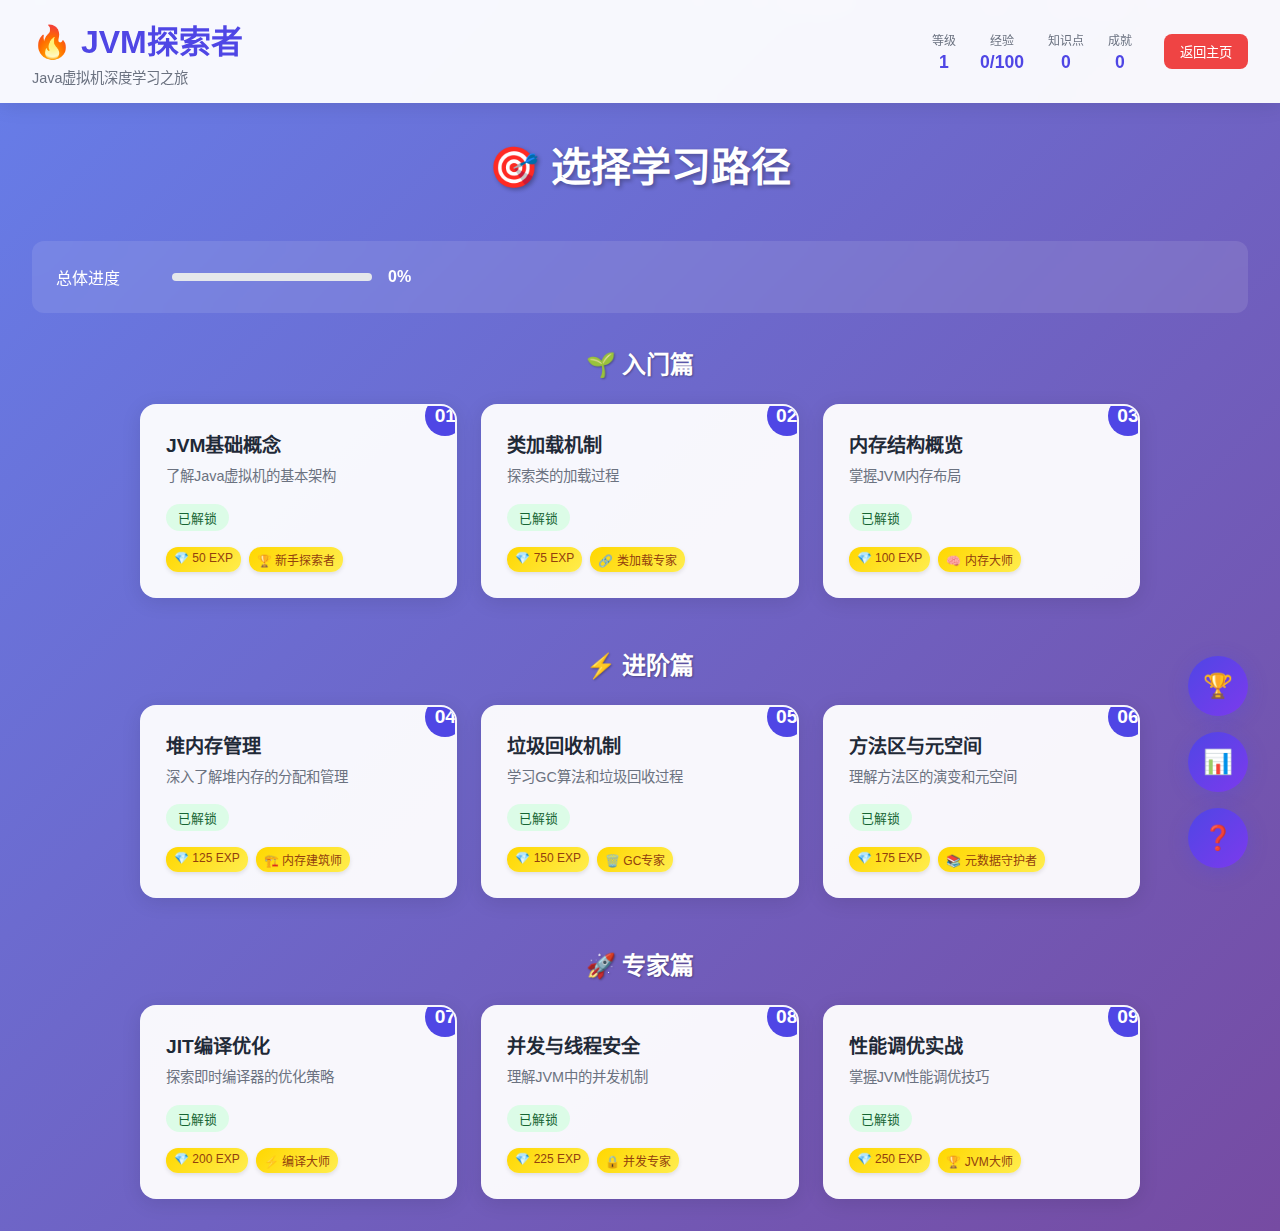
<file: 8_jvm_explorer/index.html>
<!DOCTYPE html>
<html lang="zh-CN">
<head>
    <meta charset="UTF-8">
    <meta name="viewport" content="width=device-width, initial-scale=1.0">
    <title>JVM探索者 - Java虚拟机学习游戏</title>
    <link rel="stylesheet" href="styles.css">
</head>
<body>
    <div class="game-container">
        <!-- 游戏头部 -->
        <header class="game-header">
            <div class="header-left">
                <h1>🔥 JVM探索者</h1>
                <p class="subtitle">Java虚拟机深度学习之旅</p>
            </div>
            <div class="header-right">
                <div class="player-stats">
                    <div class="stat">
                        <span class="stat-label">等级</span>
                        <span class="stat-value" id="playerLevel">1</span>
                    </div>
                    <div class="stat">
                        <span class="stat-label">经验</span>
                        <span class="stat-value" id="playerExp">0</span>
                    </div>
                    <div class="stat">
                        <span class="stat-label">知识点</span>
                        <span class="stat-value" id="knowledgeCount">0</span>
                    </div>
                    <div class="stat">
                        <span class="stat-label">成就</span>
                        <span class="stat-value" id="achievementCount">0</span>
                    </div>
                </div>
                <button class="back-btn" onclick="goBack()">返回主页</button>
            </div>
        </header>

        <!-- 主要内容区域 -->
        <main class="game-main">
            <!-- 关卡选择界面 -->
            <div id="levelSelector" class="level-selector">
                <h2>🎯 选择学习路径</h2>
                
                <!-- 学习进度总览 -->
                <div class="progress-overview">
                    <div class="progress-item">
                        <span class="progress-label">总体进度</span>
                        <div class="progress-bar">
                            <div class="progress-fill" id="overallProgress" style="width: 0%"></div>
                        </div>
                        <span class="progress-text" id="overallProgressText">0%</span>
                    </div>
                </div>

                <!-- 学习路径 -->
                <div class="learning-path">
                    <div class="path-section">
                        <h3>🌱 入门篇</h3>
                        <div class="levels-grid">
                            <div class="level-card unlocked" onclick="StartLevel(1)">
                                <div class="level-number">01</div>
                                <div class="level-content">
                                    <div class="level-title">JVM基础概念</div>
                                    <div class="level-desc">了解Java虚拟机的基本架构</div>
                                    <div class="level-status unlocked">已解锁</div>
                                    <div class="level-rewards">
                                        <span class="reward-item">💎 50 EXP</span>
                                        <span class="reward-item">🏆 新手探索者</span>
                                    </div>
                                </div>
                            </div>
                            <div class="level-card unlocked" onclick="StartLevel(2)">
                                <div class="level-number">02</div>
                                <div class="level-content">
                                    <div class="level-title">类加载机制</div>
                                    <div class="level-desc">探索类的加载过程</div>
                                    <div class="level-status unlocked">已解锁</div>
                                    <div class="level-rewards">
                                        <span class="reward-item">💎 75 EXP</span>
                                        <span class="reward-item">🔗 类加载专家</span>
                                    </div>
                                </div>
                            </div>
                            <div class="level-card unlocked" onclick="StartLevel(3)">
                                <div class="level-number">03</div>
                                <div class="level-content">
                                    <div class="level-title">内存结构概览</div>
                                    <div class="level-desc">掌握JVM内存布局</div>
                                    <div class="level-status unlocked">已解锁</div>
                                    <div class="level-rewards">
                                        <span class="reward-item">💎 100 EXP</span>
                                        <span class="reward-item">🧠 内存大师</span>
                                    </div>
                                </div>
                            </div>
                        </div>
                    </div>

                    <div class="path-section">
                        <h3>⚡ 进阶篇</h3>
                        <div class="levels-grid">
                            <div class="level-card unlocked" onclick="StartLevel(4)">
                                <div class="level-number">04</div>
                                <div class="level-content">
                                    <div class="level-title">堆内存管理</div>
                                    <div class="level-desc">深入了解堆内存的分配和管理</div>
                                    <div class="level-status unlocked">已解锁</div>
                                    <div class="level-rewards">
                                        <span class="reward-item">💎 125 EXP</span>
                                        <span class="reward-item">🏗️ 内存建筑师</span>
                                    </div>
                                </div>
                            </div>
                            <div class="level-card unlocked" onclick="StartLevel(5)">
                                <div class="level-number">05</div>
                                <div class="level-content">
                                    <div class="level-title">垃圾回收机制</div>
                                    <div class="level-desc">学习GC算法和垃圾回收过程</div>
                                    <div class="level-status unlocked">已解锁</div>
                                    <div class="level-rewards">
                                        <span class="reward-item">💎 150 EXP</span>
                                        <span class="reward-item">🗑️ GC专家</span>
                                    </div>
                                </div>
                            </div>
                            <div class="level-card unlocked" onclick="StartLevel(6)">
                                <div class="level-number">06</div>
                                <div class="level-content">
                                    <div class="level-title">方法区与元空间</div>
                                    <div class="level-desc">理解方法区的演变和元空间</div>
                                    <div class="level-status unlocked">已解锁</div>
                                    <div class="level-rewards">
                                        <span class="reward-item">💎 175 EXP</span>
                                        <span class="reward-item">📚 元数据守护者</span>
                                    </div>
                                </div>
                            </div>
                        </div>
                    </div>

                    <div class="path-section">
                        <h3>🚀 专家篇</h3>
                        <div class="levels-grid">
                            <div class="level-card unlocked" onclick="StartLevel(7)">
                                <div class="level-number">07</div>
                                <div class="level-content">
                                    <div class="level-title">JIT编译优化</div>
                                    <div class="level-desc">探索即时编译器的优化策略</div>
                                    <div class="level-status unlocked">已解锁</div>
                                    <div class="level-rewards">
                                        <span class="reward-item">💎 200 EXP</span>
                                        <span class="reward-item">⚡ 编译大师</span>
                                    </div>
                                </div>
                            </div>
                            <div class="level-card unlocked" onclick="StartLevel(8)">
                                <div class="level-number">08</div>
                                <div class="level-content">
                                    <div class="level-title">并发与线程安全</div>
                                    <div class="level-desc">理解JVM中的并发机制</div>
                                    <div class="level-status unlocked">已解锁</div>
                                    <div class="level-rewards">
                                        <span class="reward-item">💎 225 EXP</span>
                                        <span class="reward-item">🔒 并发专家</span>
                                    </div>
                                </div>
                            </div>
                            <div class="level-card unlocked" onclick="StartLevel(9)">
                                <div class="level-number">09</div>
                                <div class="level-content">
                                    <div class="level-title">性能调优实战</div>
                                    <div class="level-desc">掌握JVM性能调优技巧</div>
                                    <div class="level-status unlocked">已解锁</div>
                                    <div class="level-rewards">
                                        <span class="reward-item">💎 250 EXP</span>
                                        <span class="reward-item">🏆 JVM大师</span>
                                    </div>
                                </div>
                            </div>
                        </div>
                    </div>
                </div>
            </div>

            <!-- 游戏区域 -->
            <div id="gameArea" class="game-area hidden">
                <!-- 游戏头部栏 -->
                <div class="game-header-bar">
                    <button class="back-to-levels" onclick="BackToLevels()">← 返回关卡</button>
                    <div class="current-level-info">
                        <h3 id="currentLevelTitle">关卡标题</h3>
                        <div class="game-progress">
                            <span>进度: </span>
                            <div class="progress-bar">
                                <div class="progress-fill" id="progressFill"></div>
                            </div>
                            <span id="progressText">0%</span>
                        </div>
                    </div>
                    <div class="level-rewards-display">
                        <span class="reward-preview" id="currentLevelReward">💎 +50 EXP</span>
                    </div>
                </div>

                <!-- 学习引导系统 -->
                <div id="tutorialOverlay" class="tutorial-overlay hidden">
                    <div class="tutorial-content">
                        <div class="tutorial-character">🤖</div>
                        <div class="tutorial-text" id="tutorialText">欢迎来到JVM探索之旅！</div>
                        <div class="tutorial-actions">
                            <button class="tutorial-btn" onclick="game.NextTutorialStep()">继续</button>
                            <button class="tutorial-btn secondary" onclick="game.SkipTutorial()">跳过引导</button>
                        </div>
                    </div>
                </div>

                <!-- JVM可视化区域 -->
                <div class="jvm-visualization">
                    <div id="jvmContainer" class="jvm-container">
                        <!-- 动态生成的JVM组件 -->
                    </div>
                    
                    <!-- 交互提示 -->
                    <div id="interactionHints" class="interaction-hints">
                        <div class="hint-item" id="hint1">
                            <span class="hint-icon">💡</span>
                            <span class="hint-text">点击组件查看详细信息</span>
                        </div>
                    </div>
                </div>

                <!-- 控制面板 -->
                <div class="control-panel">
                    <div class="panel-section">
                        <h4>🎮 交互控制</h4>
                        <div id="gameControls" class="controls">
                            <!-- 动态生成的控制按钮 -->
                        </div>
                    </div>
                    
                    <div class="panel-section">
                        <h4>📖 知识要点</h4>
                        <div id="knowledgeDisplay" class="knowledge-display">
                            <!-- 动态显示知识点 -->
                        </div>
                        <div class="knowledge-progress">
                            <span>掌握度: </span>
                            <div class="progress-bar">
                                <div class="progress-fill" id="knowledgeProgress"></div>
                            </div>
                            <span id="knowledgeProgressText">0/10</span>
                        </div>
                    </div>

                    <div class="panel-section">
                        <h4>🎯 当前任务</h4>
                        <div class="task-panel">
                            <div id="taskContent" class="task-content">
                                <!-- 动态显示任务内容 -->
                            </div>
                            <div id="taskProgress" class="task-progress">
                                <!-- 任务进度 -->
                            </div>
                        </div>
                    </div>
                </div>
            </div>

            <!-- 测验区域 -->
            <div id="quizArea" class="quiz-area hidden">
                <div class="quiz-header">
                    <h3>📝 知识检测</h3>
                    <div class="quiz-progress">
                        <span>题目: </span>
                        <span id="questionNumber">1</span>
                        <span>/</span>
                        <span id="totalQuestions">3</span>
                    </div>
                </div>

                <div class="question-container">
                    <div id="questionText" class="question">
                        <!-- 动态显示问题 -->
                    </div>
                    
                    <div id="optionsContainer" class="options">
                        <!-- 动态显示选项 -->
                    </div>
                    
                    <div id="quizFeedback" class="quiz-feedback hidden">
                        <!-- 答题反馈 -->
                    </div>
                </div>

                <div class="quiz-controls">
                    <button id="submitBtn" onclick="SubmitAnswer()" disabled>提交答案</button>
                    <button id="nextBtn" onclick="NextQuestion()" class="hidden">下一题</button>
                    <button class="secondary" onclick="game.ShowHint()">💡 提示</button>
                </div>
            </div>

            <!-- 关卡完成界面 -->
            <div id="levelComplete" class="level-complete hidden">
                <div class="complete-content">
                    <div class="celebration">🎉</div>
                    <h2>关卡完成！</h2>
                    <div class="completion-message" id="completionMessage">
                        恭喜你完成了这个关卡的学习！
                    </div>
                    
                    <div class="completion-stats">
                        <div class="stat-item">
                            <span class="stat-label">获得经验</span>
                            <span class="stat-value" id="earnedExp">+50</span>
                        </div>
                        <div class="stat-item">
                            <span class="stat-label">答题正确率</span>
                            <span class="stat-value" id="accuracyRate">100%</span>
                        </div>
                        <div class="stat-item">
                            <span class="stat-label">用时</span>
                            <span class="stat-value" id="completionTime">5分钟</span>
                        </div>
                        <div class="stat-item">
                            <span class="stat-label">新成就</span>
                            <span class="stat-value" id="newAchievement">🏆 新手探索者</span>
                        </div>
                    </div>

                    <div class="completion-actions">
                        <button onclick="NextLevel()">下一关</button>
                        <button onclick="RestartLevel()">重新学习</button>
                        <button onclick="BackToLevels()">返回关卡</button>
                    </div>
                </div>
            </div>
        </main>

        <!-- 成就系统弹窗 -->
        <div id="achievementModal" class="modal hidden">
            <div class="modal-content achievement-modal">
                <div class="achievement-icon">🏆</div>
                <h3>新成就解锁！</h3>
                <div class="achievement-name" id="achievementName">新手探索者</div>
                <div class="achievement-desc" id="achievementDesc">完成第一个关卡的学习</div>
                <button class="achievement-btn" onclick="game.CloseAchievementModal()">
                    <span class="btn-icon">✨</span>
                    <span class="btn-text">太棒了！</span>
                    <span class="btn-sparkle"></span>
                </button>
            </div>
        </div>

        <!-- 提示系统 -->
        <div id="hintModal" class="modal hidden">
            <div class="modal-content">
                <div class="modal-header">
                    <h3>💡 学习提示</h3>
                    <button class="close-modal" onclick="CloseModal('hintModal')">&times;</button>
                </div>
                <div class="modal-body">
                    <div id="hintContent">
                        <!-- 动态显示提示内容 -->
                    </div>
                </div>
            </div>
        </div>

        <!-- 浮动按钮 -->
        <div class="floating-buttons">
            <button class="float-btn" onclick="game.ShowAchievements()" title="成就">🏆</button>
            <button class="float-btn" onclick="game.ShowProgress()" title="进度">📊</button>
            <button class="float-btn" onclick="game.ShowHelp()" title="帮助">❓</button>
        </div>

        <!-- 粒子效果容器 -->
        <div id="particleContainer" class="particle-container"></div>
    </div>

    <script src="game.js"></script>
</body>
</html>
</file>
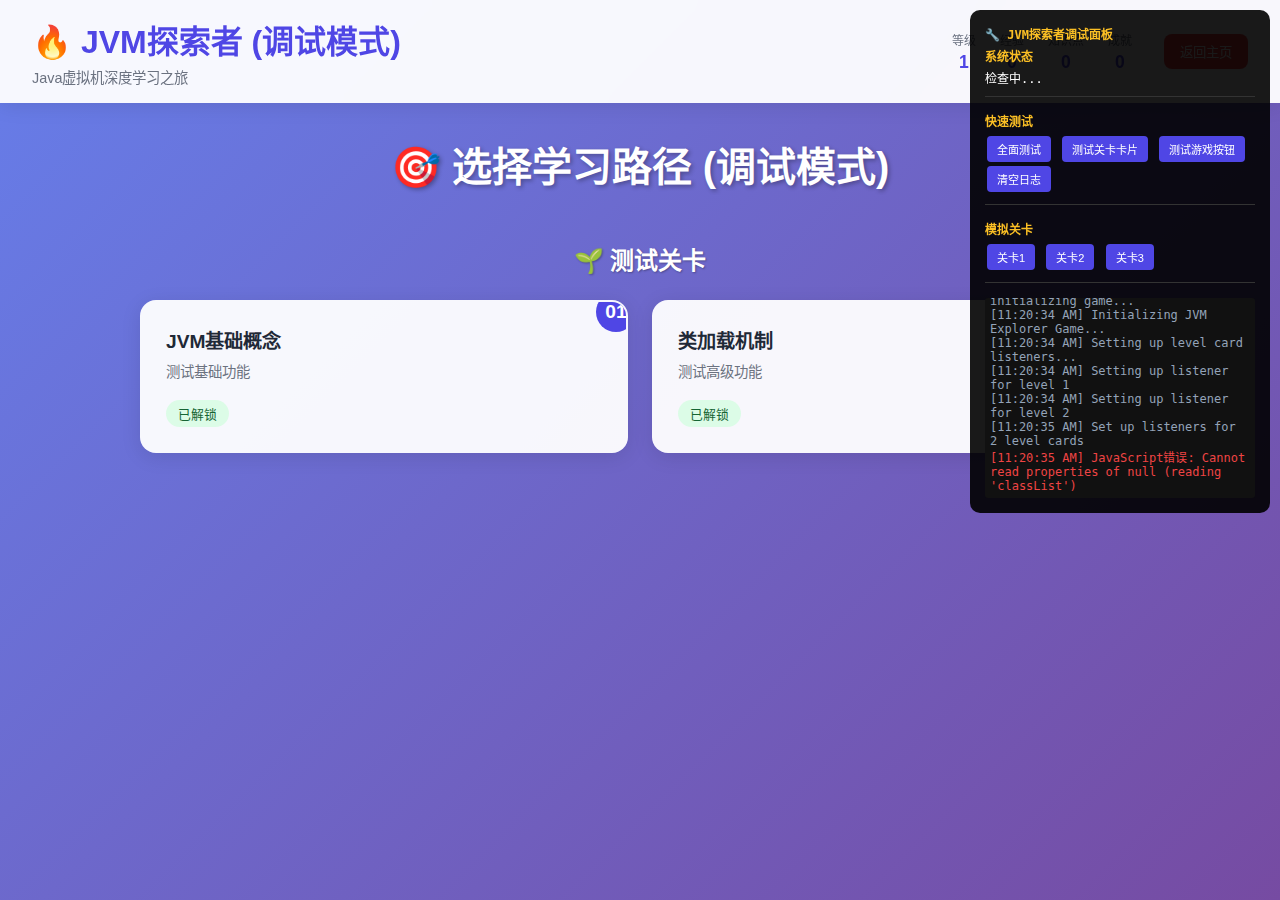
<file: 8_jvm_explorer/debug.html>
<!DOCTYPE html>
<html lang="zh-CN">
<head>
    <meta charset="UTF-8">
    <meta name="viewport" content="width=device-width, initial-scale=1.0">
    <title>JVM探索者 - 功能调试页面</title>
    <link rel="stylesheet" href="styles.css">
    <style>
        .debug-panel {
            position: fixed;
            top: 10px;
            right: 10px;
            width: 300px;
            background: rgba(0, 0, 0, 0.9);
            color: white;
            padding: 15px;
            border-radius: 10px;
            font-family: monospace;
            font-size: 12px;
            max-height: 80vh;
            overflow-y: auto;
            z-index: 10000;
        }
        .debug-btn {
            background: #4f46e5;
            color: white;
            border: none;
            padding: 5px 10px;
            margin: 2px;
            border-radius: 4px;
            cursor: pointer;
            font-size: 11px;
        }
        .debug-btn:hover {
            background: #6366f1;
        }
        .debug-section {
            margin-bottom: 15px;
            border-bottom: 1px solid #333;
            padding-bottom: 10px;
        }
        .debug-title {
            color: #fbbf24;
            font-weight: bold;
            margin-bottom: 5px;
        }
        .status-good { color: #10b981; }
        .status-bad { color: #ef4444; }
        .log-output {
            background: #111;
            padding: 5px;
            border-radius: 3px;
            margin-top: 10px;
            max-height: 200px;
            overflow-y: auto;
        }
    </style>
</head>
<body>
    <!-- 调试面板 -->
    <div class="debug-panel">
        <div class="debug-title">🔧 JVM探索者调试面板</div>
        
        <div class="debug-section">
            <div class="debug-title">系统状态</div>
            <div id="systemStatus">检查中...</div>
        </div>
        
        <div class="debug-section">
            <div class="debug-title">快速测试</div>
            <button class="debug-btn" onclick="testAll()">全面测试</button>
            <button class="debug-btn" onclick="testLevelCards()">测试关卡卡片</button>
            <button class="debug-btn" onclick="testGameButtons()">测试游戏按钮</button>
            <button class="debug-btn" onclick="clearLog()">清空日志</button>
        </div>
        
        <div class="debug-section">
            <div class="debug-title">模拟关卡</div>
            <button class="debug-btn" onclick="simulateLevel(1)">关卡1</button>
            <button class="debug-btn" onclick="simulateLevel(2)">关卡2</button>
            <button class="debug-btn" onclick="simulateLevel(3)">关卡3</button>
        </div>
        
        <div class="log-output" id="debugLog">
            调试日志将显示在这里...
        </div>
    </div>

    <!-- 原始游戏内容 -->
    <div class="game-container">
        <!-- 游戏头部 -->
        <header class="game-header">
            <div class="header-left">
                <h1>🔥 JVM探索者 (调试模式)</h1>
                <p class="subtitle">Java虚拟机深度学习之旅</p>
            </div>
            <div class="header-right">
                <div class="player-stats">
                    <div class="stat">
                        <span class="stat-label">等级</span>
                        <span class="stat-value" id="playerLevel">1</span>
                    </div>
                    <div class="stat">
                        <span class="stat-label">经验</span>
                        <span class="stat-value" id="playerExp">0</span>
                    </div>
                    <div class="stat">
                        <span class="stat-label">知识点</span>
                        <span class="stat-value" id="knowledgeCount">0</span>
                    </div>
                    <div class="stat">
                        <span class="stat-label">成就</span>
                        <span class="stat-value" id="achievementCount">0</span>
                    </div>
                </div>
                <button class="back-btn" onclick="goBack()">返回主页</button>
            </div>
        </header>

        <!-- 主要内容区域 -->
        <main class="game-main">
            <!-- 关卡选择界面 -->
            <div id="levelSelector" class="level-selector">
                <h2>🎯 选择学习路径 (调试模式)</h2>
                
                <!-- 简化的关卡列表 -->
                <div class="learning-path">
                    <div class="path-section">
                        <h3>🌱 测试关卡</h3>
                        <div class="levels-grid">
                            <div class="level-card unlocked" onclick="StartLevel(1)">
                                <div class="level-number">01</div>
                                <div class="level-content">
                                    <div class="level-title">JVM基础概念</div>
                                    <div class="level-desc">测试基础功能</div>
                                    <div class="level-status unlocked">已解锁</div>
                                </div>
                            </div>
                            <div class="level-card unlocked" onclick="StartLevel(2)">
                                <div class="level-number">02</div>
                                <div class="level-content">
                                    <div class="level-title">类加载机制</div>
                                    <div class="level-desc">测试高级功能</div>
                                    <div class="level-status unlocked">已解锁</div>
                                </div>
                            </div>
                        </div>
                    </div>
                </div>
            </div>

            <!-- 游戏区域 -->
            <div id="gameArea" class="game-area hidden">
                <div class="game-header-bar">
                    <button class="back-to-levels" onclick="BackToLevels()">← 返回关卡</button>
                    <div class="current-level-info">
                        <h3 id="currentLevelTitle">调试关卡</h3>
                    </div>
                </div>

                <!-- 简化的JVM可视化区域 -->
                <div class="jvm-visualization">
                    <div id="jvmContainer" class="jvm-container">
                        <div class="jvm-component" id="testComponent">
                            <div class="component-title">测试组件</div>
                            <div class="component-content">点击测试交互</div>
                        </div>
                    </div>
                </div>

                <!-- 控制面板 -->
                <div class="control-panel">
                    <div class="panel-section">
                        <h4>🎮 交互控制</h4>
                        <div id="gameControls" class="controls">
                            <button class="control-btn" onclick="game.ExecuteJavaProgram()">执行Java程序</button>
                            <button class="control-btn" onclick="game.NextTask()">下一步</button>
                        </div>
                    </div>
                </div>
            </div>
        </main>
    </div>

    <script>
        // 调试日志系统
        const debugLog = document.getElementById('debugLog');
        const originalConsoleLog = console.log;
        const originalConsoleError = console.error;
        
        function logToDebug(message, type = 'info') {
            const timestamp = new Date().toLocaleTimeString();
            const color = type === 'error' ? '#ef4444' : type === 'success' ? '#10b981' : '#94a3b8';
            debugLog.innerHTML += `<div style="color: ${color}">[${timestamp}] ${message}</div>`;
            debugLog.scrollTop = debugLog.scrollHeight;
        }
        
        console.log = function(...args) {
            originalConsoleLog.apply(console, args);
            logToDebug(args.join(' '));
        };
        
        console.error = function(...args) {
            originalConsoleError.apply(console, args);
            logToDebug(args.join(' '), 'error');
        };
        
        // 调试功能
        function clearLog() {
            debugLog.innerHTML = '日志已清空<br>';
        }
        
        function updateSystemStatus() {
            const status = document.getElementById('systemStatus');
            let statusHTML = '';
            
            // 检查gameInstance
            if (typeof gameInstance !== 'undefined' && gameInstance !== null) {
                statusHTML += '<div class="status-good">✓ gameInstance: 正常</div>';
            } else {
                statusHTML += '<div class="status-bad">✗ gameInstance: 未找到</div>';
            }
            
            // 检查window.game
            if (typeof window.game === 'object') {
                statusHTML += '<div class="status-good">✓ window.game: 正常</div>';
            } else {
                statusHTML += '<div class="status-bad">✗ window.game: 未找到</div>';
            }
            
            // 检查关键函数
            const functions = ['StartLevel', 'BackToLevels', 'ensureGameInstance'];
            functions.forEach(func => {
                if (typeof window[func] === 'function') {
                    statusHTML += `<div class="status-good">✓ ${func}: 正常</div>`;
                } else {
                    statusHTML += `<div class="status-bad">✗ ${func}: 未找到</div>`;
                }
            });
            
            status.innerHTML = statusHTML;
        }
        
        function testAll() {
            logToDebug('=== 开始全面测试 ===', 'success');
            testLevelCards();
            testGameButtons();
            logToDebug('=== 全面测试完成 ===', 'success');
        }
        
        function testLevelCards() {
            logToDebug('测试关卡卡片点击...');
            const cards = document.querySelectorAll('.level-card');
            logToDebug(`找到 ${cards.length} 个关卡卡片`);
            
            cards.forEach((card, index) => {
                const levelNum = index + 1;
                try {
                    // 模拟点击测试
                    if (typeof StartLevel === 'function') {
                        logToDebug(`关卡${levelNum}: StartLevel函数存在`, 'success');
                    } else {
                        logToDebug(`关卡${levelNum}: StartLevel函数不存在`, 'error');
                    }
                } catch (error) {
                    logToDebug(`关卡${levelNum}测试失败: ${error.message}`, 'error');
                }
            });
        }
        
        function testGameButtons() {
            logToDebug('测试游戏按钮功能...');
            const buttonsToTest = [
                'ExecuteJavaProgram', 'ShowCompilationProcess', 'LoadClass', 
                'NextTask', 'ShowAchievements', 'ShowHelp'
            ];
            
            buttonsToTest.forEach(buttonName => {
                try {
                    if (typeof window.game === 'object' && typeof window.game[buttonName] === 'function') {
                        logToDebug(`${buttonName}: 函数存在`, 'success');
                    } else {
                        logToDebug(`${buttonName}: 函数不存在`, 'error');
                    }
                } catch (error) {
                    logToDebug(`${buttonName}测试失败: ${error.message}`, 'error');
                }
            });
        }
        
        function simulateLevel(levelNum) {
            logToDebug(`=== 模拟进入关卡${levelNum} ===`, 'success');
            try {
                StartLevel(levelNum);
                logToDebug(`成功进入关卡${levelNum}`, 'success');
            } catch (error) {
                logToDebug(`进入关卡${levelNum}失败: ${error.message}`, 'error');
            }
        }
        
        // 页面加载完成后的初始化
        document.addEventListener('DOMContentLoaded', () => {
            logToDebug('页面DOM加载完成');
            setTimeout(() => {
                updateSystemStatus();
                logToDebug('系统状态检查完成');
            }, 1000);
            
            // 定期更新状态
            setInterval(updateSystemStatus, 5000);
        });
        
        // 监听错误
        window.addEventListener('error', (event) => {
            logToDebug(`JavaScript错误: ${event.error.message}`, 'error');
        });
    </script>
    
    <!-- 引入原始游戏脚本 -->
    <script src="game.js"></script>
</body>
</html>
</file>
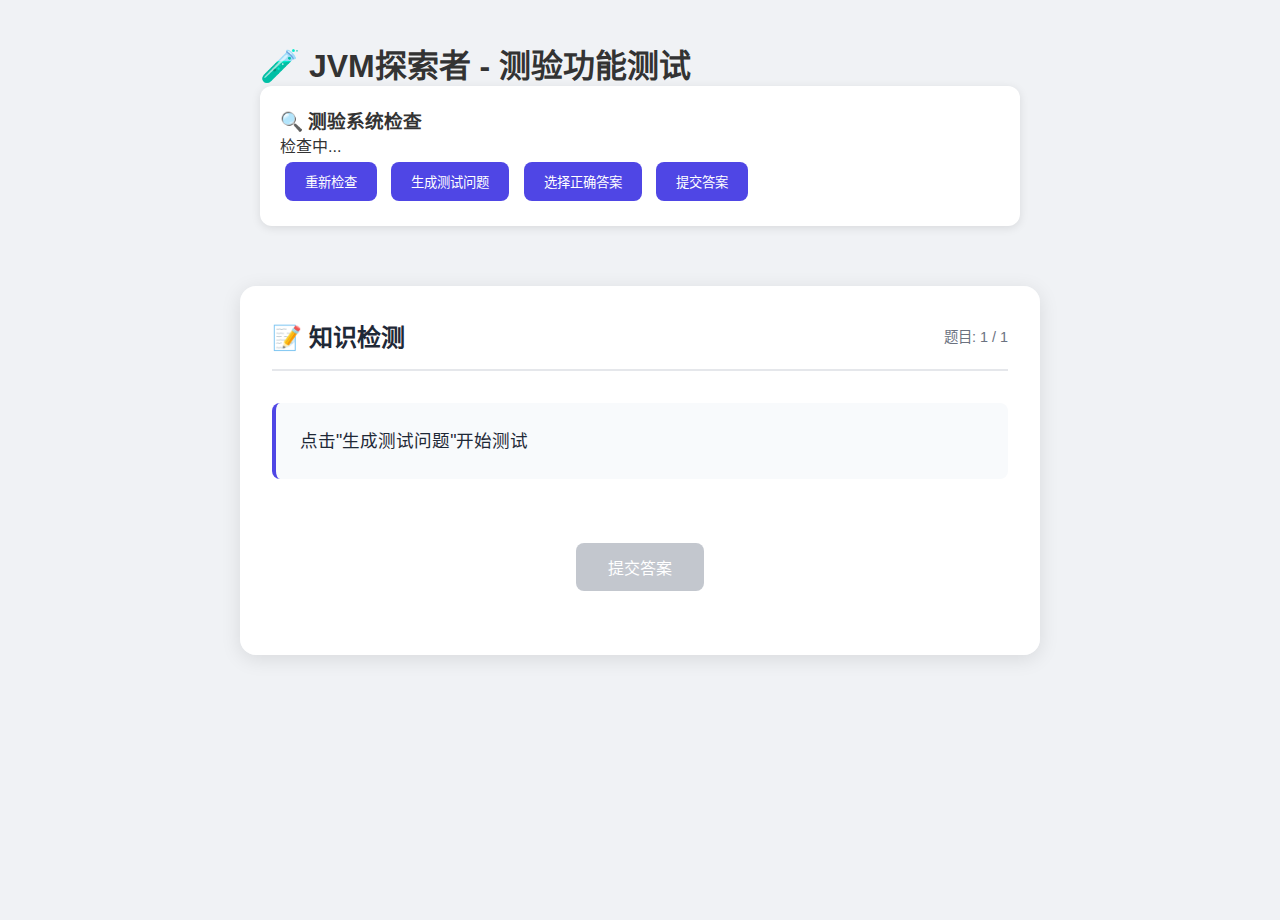
<file: 8_jvm_explorer/quiz-test.html>
<!DOCTYPE html>
<html lang="zh-CN">
<head>
    <meta charset="UTF-8">
    <meta name="viewport" content="width=device-width, initial-scale=1.0">
    <title>JVM探索者 - 测验功能测试</title>
    <link rel="stylesheet" href="styles.css">
    <style>
        body {
            background: #f0f2f5;
            font-family: Arial, sans-serif;
        }
        .test-container {
            max-width: 800px;
            margin: 20px auto;
            padding: 20px;
        }
        .test-section {
            background: white;
            border-radius: 12px;
            padding: 20px;
            margin-bottom: 20px;
            box-shadow: 0 2px 10px rgba(0,0,0,0.1);
        }
        .test-btn {
            background: #4f46e5;
            color: white;
            border: none;
            padding: 10px 20px;
            border-radius: 8px;
            cursor: pointer;
            margin: 5px;
        }
        .test-btn:hover {
            background: #6366f1;
        }
        .status {
            padding: 10px;
            border-radius: 5px;
            margin: 10px 0;
        }
        .status.success { background: #d1fae5; color: #065f46; }
        .status.error { background: #fee2e2; color: #991b1b; }
        .status.info { background: #dbeafe; color: #1e40af; }
        
        /* 确保测验区域可见 */
        .quiz-area {
            display: block !important;
        }
        .hidden {
            display: none !important;
        }
    </style>
</head>
<body>
    <div class="test-container">
        <h1>🧪 JVM探索者 - 测验功能测试</h1>
        
        <div class="test-section">
            <h3>🔍 测验系统检查</h3>
            <div id="quizSystemStatus">检查中...</div>
            <button class="test-btn" onclick="checkQuizSystem()">重新检查</button>
            <button class="test-btn" onclick="generateTestQuestion()">生成测试问题</button>
            <button class="test-btn" onclick="testSelectAnswer(1)">选择正确答案</button>
            <button class="test-btn" onclick="testSubmitAnswer()">提交答案</button>
        </div>
    </div>

    <!-- 测验区域 -->
    <div id="quizArea" class="quiz-area">
        <div class="quiz-header">
            <h3>📝 知识检测</h3>
            <div class="quiz-progress">
                <span>题目: </span>
                <span id="questionNumber">1</span>
                <span>/</span>
                <span id="totalQuestions">1</span>
            </div>
        </div>

        <div class="question-container">
            <div id="questionText" class="question">点击"生成测试问题"开始测试</div>
            <div id="optionsContainer" class="options"></div>
            <div id="quizFeedback" class="quiz-feedback hidden"></div>
        </div>

        <div class="quiz-controls">
            <button id="submitBtn" onclick="SubmitAnswer()" disabled>提交答案</button>
            <button id="nextBtn" onclick="NextQuestion()" class="hidden">下一题</button>
        </div>
    </div>

    <script>
        function checkQuizSystem() {
            const statusDiv = document.getElementById('quizSystemStatus');
            let statusHTML = '';
            
            if (typeof gameInstance !== 'undefined' && gameInstance !== null) {
                statusHTML += '<div class="status success">✓ gameInstance: 存在</div>';
                const methods = ['StartQuiz', 'DisplayQuestion', 'SelectAnswer', 'SubmitAnswer'];
                methods.forEach(method => {
                    if (typeof gameInstance[method] === 'function') {
                        statusHTML += `<div class="status success">✓ ${method}: 存在</div>`;
                    } else {
                        statusHTML += `<div class="status error">✗ ${method}: 不存在</div>`;
                    }
                });
            } else {
                statusHTML += '<div class="status error">✗ gameInstance: 不存在</div>';
            }
            
            if (typeof window.game === 'object' && window.game.SelectAnswer) {
                statusHTML += '<div class="status success">✓ window.game.SelectAnswer: 存在</div>';
            } else {
                statusHTML += '<div class="status error">✗ window.game.SelectAnswer: 不存在</div>';
            }
            
            const elements = ['questionText', 'optionsContainer', 'submitBtn', 'nextBtn'];
            elements.forEach(id => {
                const element = document.getElementById(id);
                if (element) {
                    statusHTML += `<div class="status success">✓ #${id}: 存在</div>`;
                } else {
                    statusHTML += `<div class="status error">✗ #${id}: 不存在</div>`;
                }
            });
            
            statusDiv.innerHTML = statusHTML;
        }
        
        function generateTestQuestion() {
            console.log('生成测试问题...');
            const testQuestion = {
                question: "什么是JVM的核心作用？",
                options: [
                    "A. 编译Java源代码",
                    "B. 运行Java字节码",
                    "C. 管理操作系统",
                    "D. 编辑Java代码"
                ],
                correct: 1,
                explanation: "JVM的核心作用是运行Java字节码。"
            };
            
            if (gameInstance) {
                gameInstance.currentQuestions = [testQuestion];
                gameInstance.currentQuizIndex = 0;
                gameInstance.selectedAnswer = null;
                gameInstance.DisplayQuestion();
                console.log('测试问题生成成功');
            }
        }
        
        function testSelectAnswer(index) {
            console.log(`测试选择答案 ${index}...`);
            if (typeof window.game.SelectAnswer === 'function') {
                window.game.SelectAnswer(index);
            } else {
                console.log('SelectAnswer方法不存在');
            }
        }
        
        function testSubmitAnswer() {
            console.log('测试提交答案...');
            if (typeof SubmitAnswer === 'function') {
                SubmitAnswer();
            } else {
                console.log('SubmitAnswer函数不存在');
            }
        }
        
        document.addEventListener('DOMContentLoaded', () => {
            setTimeout(checkQuizSystem, 1000);
        });
    </script>
    
    <script src="game.js"></script>
</body>
</html>
</file>
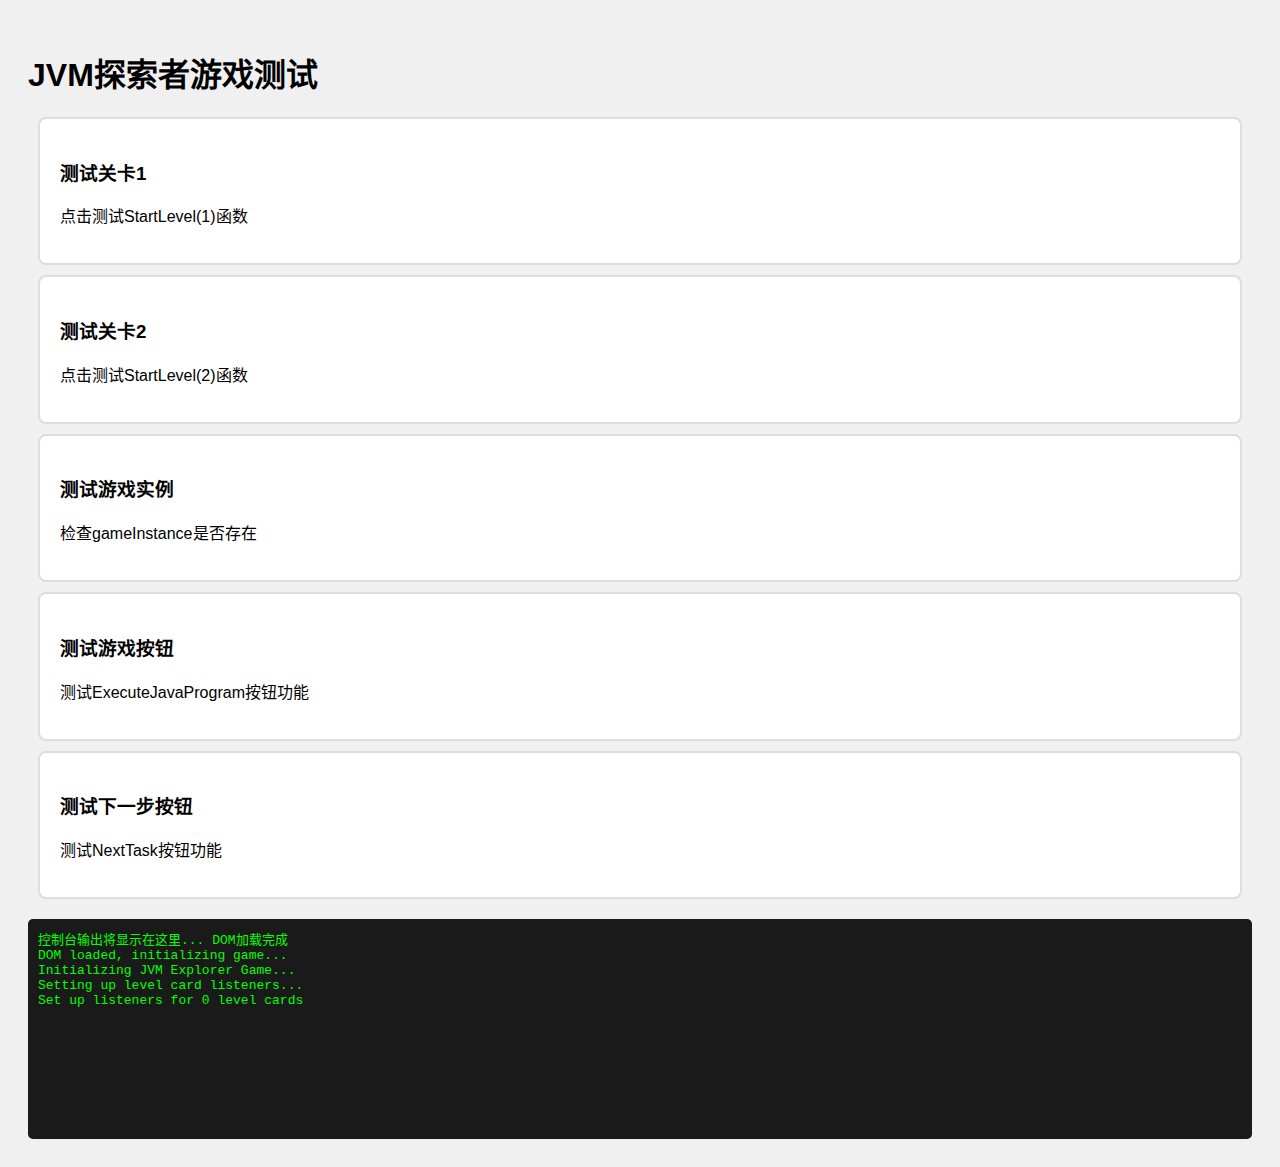
<file: 8_jvm_explorer/test.html>
<!DOCTYPE html>
<html lang="zh-CN">
<head>
    <meta charset="UTF-8">
    <meta name="viewport" content="width=device-width, initial-scale=1.0">
    <title>JVM探索者 - 测试页面</title>
    <style>
        body {
            font-family: Arial, sans-serif;
            padding: 20px;
            background: #f0f0f0;
        }
        .test-card {
            background: white;
            border-radius: 8px;
            padding: 20px;
            margin: 10px;
            cursor: pointer;
            border: 2px solid #ddd;
            transition: all 0.3s ease;
        }
        .test-card:hover {
            border-color: #4f46e5;
            transform: translateY(-2px);
        }
        .console-output {
            background: #1a1a1a;
            color: #00ff00;
            padding: 10px;
            border-radius: 5px;
            font-family: monospace;
            margin-top: 20px;
            height: 200px;
            overflow-y: auto;
        }
    </style>
</head>
<body>
    <h1>JVM探索者游戏测试</h1>
    
    <div class="test-card" onclick="testStartLevel(1)">
        <h3>测试关卡1</h3>
        <p>点击测试StartLevel(1)函数</p>
    </div>
    
    <div class="test-card" onclick="testStartLevel(2)">
        <h3>测试关卡2</h3>
        <p>点击测试StartLevel(2)函数</p>
    </div>
    
    <div class="test-card" onclick="testGameInstance()">
        <h3>测试游戏实例</h3>
        <p>检查gameInstance是否存在</p>
    </div>
    
    <div class="test-card" onclick="testGameButton('ExecuteJavaProgram')">
        <h3>测试游戏按钮</h3>
        <p>测试ExecuteJavaProgram按钮功能</p>
    </div>
    
    <div class="test-card" onclick="testGameButton('NextTask')">
        <h3>测试下一步按钮</h3>
        <p>测试NextTask按钮功能</p>
    </div>
    
    <div class="console-output" id="console">
        控制台输出将显示在这里...
    </div>
    
    <script>
        // 重定向console.log到页面显示
        const consoleDiv = document.getElementById('console');
        const originalLog = console.log;
        console.log = function(...args) {
            originalLog.apply(console, args);
            consoleDiv.innerHTML += args.join(' ') + '<br>';
            consoleDiv.scrollTop = consoleDiv.scrollHeight;
        };
        
        function testStartLevel(level) {
            console.log(`测试StartLevel(${level})`);
            try {
                StartLevel(level);
                console.log(`StartLevel(${level}) 调用成功`);
            } catch (error) {
                console.log(`StartLevel(${level}) 调用失败: ${error.message}`);
            }
        }
        
        function testGameInstance() {
            console.log('检查游戏实例状态:');
            console.log('gameInstance存在:', typeof gameInstance !== 'undefined' && gameInstance !== null);
            if (typeof gameInstance !== 'undefined' && gameInstance !== null) {
                console.log('gameInstance类型:', typeof gameInstance);
                console.log('gameInstance.StartLevel存在:', typeof gameInstance.StartLevel === 'function');
            }
            
            console.log('ensureGameInstance函数存在:', typeof ensureGameInstance === 'function');
            if (typeof ensureGameInstance === 'function') {
                try {
                    const instance = ensureGameInstance();
                    console.log('ensureGameInstance()返回:', typeof instance);
                } catch (error) {
                    console.log('ensureGameInstance()错误:', error.message);
                }
            }
            
            console.log('window.game对象存在:', typeof window.game === 'object');
            if (typeof window.game === 'object') {
                console.log('window.game.ExecuteJavaProgram存在:', typeof window.game.ExecuteJavaProgram === 'function');
                console.log('window.game.NextTask存在:', typeof window.game.NextTask === 'function');
            }
        }
        
        function testGameButton(buttonName) {
            console.log(`测试游戏按钮: ${buttonName}`);
            try {
                if (typeof window.game === 'object' && typeof window.game[buttonName] === 'function') {
                    window.game[buttonName]();
                    console.log(`${buttonName} 调用成功`);
                } else {
                    console.log(`${buttonName} 不存在或不是函数`);
                }
            } catch (error) {
                console.log(`${buttonName} 调用失败: ${error.message}`);
            }
        }
        
        // 页面加载完成后自动测试
        document.addEventListener('DOMContentLoaded', () => {
            console.log('DOM加载完成');
            setTimeout(() => {
                testGameInstance();
            }, 1000);
        });
    </script>
    
    <!-- 引入原始游戏脚本 -->
    <script src="game.js"></script>
</body>
</html>
</file>
<file: 8_jvm_explorer/styles.css>
/* 基础样式重置 */
* {
    margin: 0;
    padding: 0;
    box-sizing: border-box;
}

body {
    font-family: 'Segoe UI', Tahoma, Geneva, Verdana, sans-serif;
    background: linear-gradient(135deg, #667eea 0%, #764ba2 100%);
    min-height: 100vh;
    color: #333;
    overflow-x: hidden;
}

/* 游戏容器 */
.game-container {
    width: 100%;
    min-height: 100vh;
    position: relative;
}

/* 游戏头部 */
.game-header {
    background: rgba(255, 255, 255, 0.95);
    backdrop-filter: blur(10px);
    padding: 1rem 2rem;
    display: flex;
    justify-content: space-between;
    align-items: center;
    box-shadow: 0 2px 20px rgba(0, 0, 0, 0.1);
    position: sticky;
    top: 0;
    z-index: 100;
}

.header-left h1 {
    font-size: 2rem;
    color: #4f46e5;
    margin-bottom: 0.25rem;
}

.subtitle {
    color: #6b7280;
    font-size: 0.9rem;
}

.header-right {
    display: flex;
    align-items: center;
    gap: 2rem;
}

.player-stats {
    display: flex;
    gap: 1.5rem;
}

.stat {
    text-align: center;
}

.stat-label {
    display: block;
    font-size: 0.75rem;
    color: #6b7280;
    margin-bottom: 0.25rem;
}

.stat-value {
    display: block;
    font-size: 1.1rem;
    font-weight: bold;
    color: #4f46e5;
}

.back-btn {
    background: #ef4444;
    color: white;
    border: none;
    padding: 0.5rem 1rem;
    border-radius: 8px;
    cursor: pointer;
    font-weight: 500;
    transition: all 0.3s ease;
}

.back-btn:hover {
    background: #dc2626;
    transform: translateY(-2px);
}

/* 主游戏区域 */
.game-main {
    padding: 2rem;
    max-width: 1400px;
    margin: 0 auto;
}

/* 关卡选择界面 */
.level-selector h2 {
    text-align: center;
    color: white;
    font-size: 2.5rem;
    margin-bottom: 3rem;
    text-shadow: 2px 2px 4px rgba(0, 0, 0, 0.3);
}

.learning-path {
    display: flex;
    flex-direction: column;
    gap: 3rem;
}

.path-section h3 {
    color: white;
    font-size: 1.5rem;
    margin-bottom: 1.5rem;
    text-align: center;
    text-shadow: 1px 1px 2px rgba(0, 0, 0, 0.3);
}

.levels-grid {
    display: grid;
    grid-template-columns: repeat(auto-fit, minmax(300px, 1fr));
    gap: 1.5rem;
    max-width: 1000px;
    margin: 0 auto;
}

.level-card {
    background: rgba(255, 255, 255, 0.95);
    border-radius: 16px;
    padding: 1.5rem;
    cursor: pointer;
    transition: all 0.3s ease;
    box-shadow: 0 4px 20px rgba(0, 0, 0, 0.1);
    position: relative;
    overflow: hidden;
}

.level-card:hover {
    transform: translateY(-5px);
    box-shadow: 0 8px 30px rgba(0, 0, 0, 0.2);
}

.level-card.locked {
    opacity: 0.6;
    cursor: not-allowed;
}

.level-card.locked:hover {
    transform: none;
}

.level-number {
    position: absolute;
    top: -10px;
    right: -10px;
    background: #4f46e5;
    color: white;
    width: 40px;
    height: 40px;
    border-radius: 50%;
    display: flex;
    align-items: center;
    justify-content: center;
    font-weight: bold;
    font-size: 1.2rem;
}

.level-title {
    font-size: 1.2rem;
    font-weight: bold;
    color: #1f2937;
    margin-bottom: 0.5rem;
}

.level-desc {
    color: #6b7280;
    font-size: 0.9rem;
    line-height: 1.5;
    margin-bottom: 1rem;
}

.level-status {
    padding: 0.25rem 0.75rem;
    border-radius: 20px;
    font-size: 0.8rem;
    font-weight: 500;
    display: inline-block;
}

.level-status.unlocked {
    background: #dcfce7;
    color: #166534;
}

.level-status.locked {
    background: #fef2f2;
    color: #991b1b;
}

/* 游戏界面 */
.game-area {
    background: rgba(255, 255, 255, 0.95);
    border-radius: 16px;
    padding: 1.5rem;
    box-shadow: 0 4px 20px rgba(0, 0, 0, 0.1);
    min-height: 80vh;
}

.game-header-bar {
    display: flex;
    justify-content: space-between;
    align-items: center;
    margin-bottom: 2rem;
    padding-bottom: 1rem;
    border-bottom: 2px solid #e5e7eb;
}

.back-to-levels {
    background: #6b7280;
    color: white;
    border: none;
    padding: 0.5rem 1rem;
    border-radius: 8px;
    cursor: pointer;
    transition: all 0.3s ease;
}

.back-to-levels:hover {
    background: #4b5563;
}

.current-level-info {
    font-size: 1.2rem;
    font-weight: bold;
    color: #1f2937;
}

.game-progress {
    display: flex;
    align-items: center;
    gap: 1rem;
}

.progress-bar {
    width: 200px;
    height: 8px;
    background: #e5e7eb;
    border-radius: 4px;
    overflow: hidden;
}

.progress-fill {
    height: 100%;
    background: linear-gradient(90deg, #4f46e5, #7c3aed);
    width: 0%;
    transition: width 0.3s ease;
}

#progressText {
    font-weight: bold;
    color: #4f46e5;
}

/* JVM可视化区域 */
.jvm-visualization {
    background: #f8fafc;
    border: 2px solid #e2e8f0;
    border-radius: 12px;
    padding: 2rem;
    margin-bottom: 2rem;
    min-height: 400px;
    position: relative;
}

.jvm-container {
    display: grid;
    grid-template-columns: 1fr 1fr;
    gap: 2rem;
    height: 100%;
}

/* JVM组件样式 */
.jvm-component {
    background: white;
    border: 2px solid #cbd5e1;
    border-radius: 8px;
    padding: 1rem;
    text-align: center;
    transition: all 0.3s ease;
    position: relative;
}

.jvm-component:hover {
    border-color: #4f46e5;
    box-shadow: 0 4px 12px rgba(79, 70, 229, 0.2);
}

.jvm-component.active {
    border-color: #10b981;
    background: #ecfdf5;
    box-shadow: 0 4px 12px rgba(16, 185, 129, 0.2);
}

.component-title {
    font-weight: bold;
    color: #1f2937;
    margin-bottom: 0.5rem;
}

.component-content {
    color: #6b7280;
    font-size: 0.9rem;
}

/* 内存区域样式 */
.memory-area {
    background: linear-gradient(135deg, #fef3c7, #fde68a);
    border: 2px solid #f59e0b;
    border-radius: 8px;
    padding: 1rem;
    margin: 0.5rem 0;
    position: relative;
}

.memory-block {
    background: #3b82f6;
    color: white;
    padding: 0.5rem;
    margin: 0.25rem;
    border-radius: 4px;
    font-size: 0.8rem;
    display: inline-block;
    animation: fadeIn 0.5s ease;
}

.memory-block.allocated {
    background: #ef4444;
}

.memory-block.gc-target {
    background: #f59e0b;
    animation: pulse 1s infinite;
}

/* 控制面板 */
.control-panel {
    display: grid;
    grid-template-columns: 1fr 1fr;
    gap: 2rem;
    margin-bottom: 2rem;
}

.panel-section {
    background: #f8fafc;
    border: 1px solid #e2e8f0;
    border-radius: 8px;
    padding: 1.5rem;
}

.panel-section h4 {
    color: #1f2937;
    margin-bottom: 1rem;
    font-size: 1.1rem;
}

.controls {
    display: flex;
    flex-wrap: wrap;
    gap: 0.5rem;
}

.control-btn {
    background: #4f46e5;
    color: white;
    border: none;
    padding: 0.5rem 1rem;
    border-radius: 6px;
    cursor: pointer;
    font-size: 0.9rem;
    transition: all 0.3s ease;
}

.control-btn:hover {
    background: #4338ca;
    transform: translateY(-1px);
}

.control-btn:disabled {
    background: #9ca3af;
    cursor: not-allowed;
    transform: none;
}

.knowledge-display {
    background: white;
    border: 1px solid #d1d5db;
    border-radius: 6px;
    padding: 1rem;
    min-height: 100px;
    font-size: 0.9rem;
    line-height: 1.5;
}

/* 任务面板 */
.task-panel {
    background: #eff6ff;
    border: 2px solid #3b82f6;
    border-radius: 8px;
    padding: 1.5rem;
    margin-bottom: 2rem;
}

.task-panel h4 {
    color: #1e40af;
    margin-bottom: 1rem;
}

.task-content {
    color: #1f2937;
    margin-bottom: 1rem;
    line-height: 1.5;
}

.task-progress {
    background: white;
    border-radius: 4px;
    padding: 0.5rem;
    font-size: 0.9rem;
    color: #6b7280;
}

/* 答题界面 */
.quiz-area {
    background: rgba(255, 255, 255, 0.95);
    border-radius: 16px;
    padding: 2rem;
    box-shadow: 0 4px 20px rgba(0, 0, 0, 0.1);
    max-width: 800px;
    margin: 0 auto;
}

.quiz-header {
    display: flex;
    justify-content: space-between;
    align-items: center;
    margin-bottom: 2rem;
    padding-bottom: 1rem;
    border-bottom: 2px solid #e5e7eb;
}

.quiz-header h3 {
    color: #1f2937;
    font-size: 1.5rem;
}

.quiz-progress {
    color: #6b7280;
    font-size: 0.9rem;
}

.question {
    font-size: 1.1rem;
    color: #1f2937;
    margin-bottom: 2rem;
    line-height: 1.6;
    padding: 1.5rem;
    background: #f8fafc;
    border-radius: 8px;
    border-left: 4px solid #4f46e5;
}

.options {
    display: flex;
    flex-direction: column;
    gap: 1rem;
    margin-bottom: 2rem;
}

.option {
    background: white;
    border: 2px solid #e5e7eb;
    border-radius: 8px;
    padding: 1rem 1.5rem;
    cursor: pointer;
    transition: all 0.3s ease;
    position: relative;
}

.option:hover {
    border-color: #4f46e5;
    background: #f8fafc;
}

.option.selected {
    border-color: #4f46e5;
    background: #eff6ff;
}

.option.correct {
    border-color: #10b981;
    background: #ecfdf5;
}

.option.incorrect {
    border-color: #ef4444;
    background: #fef2f2;
}

.quiz-controls {
    display: flex;
    gap: 1rem;
    justify-content: center;
    margin-bottom: 2rem;
}

.quiz-controls button {
    background: #4f46e5;
    color: white;
    border: none;
    padding: 0.75rem 2rem;
    border-radius: 8px;
    cursor: pointer;
    font-size: 1rem;
    font-weight: 500;
    transition: all 0.3s ease;
}

.quiz-controls button:hover {
    background: #4338ca;
    transform: translateY(-2px);
}

.quiz-controls button:disabled {
    background: #9ca3af;
    cursor: not-allowed;
    transform: none;
    opacity: 0.6;
}

.quiz-feedback {
    background: #f8fafc;
    border-radius: 8px;
    padding: 1.5rem;
    text-align: center;
    min-height: 60px;
    display: flex;
    align-items: center;
    justify-content: center;
}

.quiz-feedback.correct {
    background: #ecfdf5;
    color: #065f46;
    border: 2px solid #10b981;
}

.quiz-feedback.incorrect {
    background: #fef2f2;
    color: #991b1b;
    border: 2px solid #ef4444;
}

/* 关卡完成界面 */
.level-complete {
    position: fixed;
    top: 0;
    left: 0;
    width: 100%;
    height: 100%;
    background: rgba(0, 0, 0, 0.8);
    display: flex;
    align-items: center;
    justify-content: center;
    z-index: 1000;
}

.complete-content {
    background: white;
    border-radius: 16px;
    padding: 3rem;
    text-align: center;
    max-width: 500px;
    width: 90%;
    animation: slideUp 0.5s ease;
}

.complete-content h2 {
    color: #1f2937;
    margin-bottom: 2rem;
    font-size: 2rem;
}

.completion-stats {
    display: flex;
    justify-content: space-around;
    margin-bottom: 2rem;
    padding: 1.5rem;
    background: #f8fafc;
    border-radius: 8px;
}

.stat-item {
    text-align: center;
}

.stat-item .stat-label {
    display: block;
    color: #6b7280;
    font-size: 0.9rem;
    margin-bottom: 0.5rem;
}

.stat-item .stat-value {
    display: block;
    color: #4f46e5;
    font-size: 1.2rem;
    font-weight: bold;
}

.completion-actions {
    display: flex;
    gap: 1rem;
    justify-content: center;
    flex-wrap: wrap;
}

.completion-actions button {
    background: #4f46e5;
    color: white;
    border: none;
    padding: 0.75rem 1.5rem;
    border-radius: 8px;
    cursor: pointer;
    font-weight: 500;
    transition: all 0.3s ease;
}

.completion-actions button:hover {
    background: #4338ca;
    transform: translateY(-2px);
}

/* 模态框 */
.modal {
    position: fixed;
    top: 0;
    left: 0;
    width: 100%;
    height: 100%;
    background: rgba(0, 0, 0, 0.8);
    display: flex;
    align-items: center;
    justify-content: center;
    z-index: 1000;
}

.modal-content {
    background: white;
    border-radius: 16px;
    max-width: 600px;
    width: 90%;
    max-height: 80vh;
    overflow-y: auto;
    animation: slideUp 0.3s ease;
}

.modal-header {
    display: flex;
    justify-content: space-between;
    align-items: center;
    padding: 1.5rem 2rem;
    border-bottom: 1px solid #e5e7eb;
}

.modal-header h3 {
    color: #1f2937;
    font-size: 1.3rem;
}

.close-modal {
    background: none;
    border: none;
    font-size: 1.5rem;
    color: #6b7280;
    cursor: pointer;
    padding: 0.25rem;
    border-radius: 4px;
    transition: all 0.3s ease;
}

.close-modal:hover {
    background: #f3f4f6;
    color: #374151;
}

.modal-body {
    padding: 2rem;
}

.modal-body h4 {
    color: #1f2937;
    margin-bottom: 1rem;
    font-size: 1.1rem;
}

.modal-body p {
    color: #6b7280;
    line-height: 1.6;
    margin-bottom: 1rem;
}

.modal-body ul {
    color: #6b7280;
    padding-left: 1.5rem;
    line-height: 1.6;
}

.setting-item {
    display: flex;
    justify-content: space-between;
    align-items: center;
    padding: 1rem 0;
    border-bottom: 1px solid #e5e7eb;
}

.setting-item:last-child {
    border-bottom: none;
}

.setting-item label {
    color: #1f2937;
    font-weight: 500;
}

.setting-item input,
.setting-item select {
    padding: 0.5rem;
    border: 1px solid #d1d5db;
    border-radius: 4px;
    background: white;
}

/* 浮动按钮 */
.floating-buttons {
    position: fixed;
    bottom: 2rem;
    right: 2rem;
    display: flex;
    flex-direction: column;
    gap: 1rem;
    z-index: 100;
}

.float-btn {
    width: 50px;
    height: 50px;
    border-radius: 50%;
    border: none;
    background: #4f46e5;
    color: white;
    font-size: 1.2rem;
    cursor: pointer;
    box-shadow: 0 4px 12px rgba(0, 0, 0, 0.2);
    transition: all 0.3s ease;
}

.float-btn:hover {
    background: #4338ca;
    transform: translateY(-2px);
    box-shadow: 0 6px 16px rgba(0, 0, 0, 0.3);
}

/* 动画 */
@keyframes fadeIn {
    from {
        opacity: 0;
        transform: translateY(10px);
    }
    to {
        opacity: 1;
        transform: translateY(0);
    }
}

@keyframes slideUp {
    from {
        opacity: 0;
        transform: translateY(30px);
    }
    to {
        opacity: 1;
        transform: translateY(0);
    }
}

@keyframes pulse {
    0%, 100% {
        transform: scale(1);
    }
    50% {
        transform: scale(1.05);
    }
}

/* 响应式设计 */
@media (max-width: 768px) {
    .game-header {
        flex-direction: column;
        gap: 1rem;
        padding: 1rem;
    }

    .header-right {
        flex-direction: column;
        gap: 1rem;
    }

    .player-stats {
        flex-direction: row;
        gap: 1rem;
    }

    .game-main {
        padding: 1rem;
    }

    .levels-grid {
        grid-template-columns: 1fr;
    }

    .control-panel {
        grid-template-columns: 1fr;
    }

    .jvm-container {
        grid-template-columns: 1fr;
    }

    .completion-stats {
        flex-direction: column;
        gap: 1rem;
    }

    .completion-actions {
        flex-direction: column;
    }

    .floating-buttons {
        bottom: 1rem;
        right: 1rem;
    }
}

/* 通用样式 */
.hidden {
    display: none !important;
}

/* 游戏化新增样式 */

/* 粒子效果 */
.particle-container {
    position: fixed;
    top: 0;
    left: 0;
    width: 100%;
    height: 100%;
    pointer-events: none;
    z-index: 1;
}

.particle {
    position: absolute;
    width: 4px;
    height: 4px;
    background: rgba(255, 255, 255, 0.6);
    border-radius: 50%;
    animation: float 6s ease-in-out infinite;
}

@keyframes float {
    0%, 100% { transform: translateY(0px) rotate(0deg); opacity: 0; }
    50% { transform: translateY(-100px) rotate(180deg); opacity: 1; }
}

/* 进度总览 */
.progress-overview {
    background: rgba(255, 255, 255, 0.1);
    border-radius: 12px;
    padding: 1.5rem;
    margin-bottom: 2rem;
    backdrop-filter: blur(10px);
}

.progress-item {
    display: flex;
    align-items: center;
    gap: 1rem;
}

.progress-label {
    color: white;
    font-weight: 500;
    min-width: 100px;
}

.progress-text {
    color: white;
    font-weight: bold;
    min-width: 50px;
}

/* 关卡卡片增强 */
.level-card {
    background: rgba(255, 255, 255, 0.95);
    border-radius: 16px;
    padding: 0;
    cursor: pointer;
    transition: all 0.4s ease;
    box-shadow: 0 4px 20px rgba(0, 0, 0, 0.1);
    position: relative;
    overflow: hidden;
    border: 2px solid transparent;
}

.level-card:hover {
    transform: translateY(-8px) scale(1.02);
    box-shadow: 0 12px 40px rgba(0, 0, 0, 0.2);
    border-color: #4f46e5;
}

.level-card.completed {
    border-color: #10b981;
    background: linear-gradient(135deg, rgba(16, 185, 129, 0.1) 0%, rgba(255, 255, 255, 0.95) 100%);
}

.level-card.completed::after {
    content: "✓";
    position: absolute;
    top: 10px;
    left: 10px;
    background: #10b981;
    color: white;
    width: 24px;
    height: 24px;
    border-radius: 50%;
    display: flex;
    align-items: center;
    justify-content: center;
    font-size: 14px;
    font-weight: bold;
}

.level-content {
    padding: 1.5rem;
}

.level-rewards {
    display: flex;
    gap: 0.5rem;
    margin-top: 1rem;
    flex-wrap: wrap;
}

.reward-item {
    background: linear-gradient(135deg, #ffd700 0%, #ffed4e 100%);
    color: #92400e;
    padding: 0.25rem 0.5rem;
    border-radius: 12px;
    font-size: 0.75rem;
    font-weight: 500;
    box-shadow: 0 2px 4px rgba(0, 0, 0, 0.1);
}

/* 学习引导系统 */
.tutorial-overlay {
    position: fixed;
    top: 0;
    left: 0;
    width: 100%;
    height: 100%;
    background: rgba(0, 0, 0, 0.8);
    display: flex;
    align-items: center;
    justify-content: center;
    z-index: 1000;
    animation: fadeIn 0.3s ease-out;
}

.tutorial-content {
    background: white;
    border-radius: 20px;
    padding: 2rem;
    max-width: 500px;
    text-align: center;
    box-shadow: 0 20px 60px rgba(0, 0, 0, 0.3);
    animation: scaleIn 0.4s ease-out;
}

.tutorial-character {
    font-size: 4rem;
    margin-bottom: 1rem;
    animation: bounce 2s ease-in-out infinite;
}

.tutorial-text {
    font-size: 1.1rem;
    color: #374151;
    margin-bottom: 2rem;
    line-height: 1.6;
}

.tutorial-actions {
    display: flex;
    gap: 1rem;
    justify-content: center;
}

.tutorial-btn {
    padding: 0.75rem 1.5rem;
    border: none;
    border-radius: 12px;
    font-weight: 500;
    cursor: pointer;
    transition: all 0.3s ease;
}

.tutorial-btn:not(.secondary) {
    background: #4f46e5;
    color: white;
}

.tutorial-btn.secondary {
    background: #e5e7eb;
    color: #374151;
}

.tutorial-btn:hover {
    transform: translateY(-2px);
    box-shadow: 0 4px 12px rgba(0, 0, 0, 0.2);
}

@keyframes scaleIn {
    from { transform: scale(0.8); opacity: 0; }
    to { transform: scale(1); opacity: 1; }
}

@keyframes bounce {
    0%, 20%, 50%, 80%, 100% { transform: translateY(0); }
    40% { transform: translateY(-10px); }
    60% { transform: translateY(-5px); }
}

/* 交互提示 */
.interaction-hints {
    position: absolute;
    top: 1rem;
    right: 1rem;
    z-index: 10;
}

.hint-item {
    background: rgba(79, 70, 229, 0.9);
    color: white;
    padding: 0.5rem 1rem;
    border-radius: 20px;
    display: flex;
    align-items: center;
    gap: 0.5rem;
    font-size: 0.9rem;
    animation: pulseGlow 2s ease-in-out infinite;
    margin-bottom: 0.5rem;
}

.hint-icon {
    font-size: 1.2rem;
}

@keyframes pulseGlow {
    0%, 100% { box-shadow: 0 0 5px rgba(79, 70, 229, 0.5); }
    50% { box-shadow: 0 0 20px rgba(79, 70, 229, 0.8); }
}

/* 知识进度条 */
.knowledge-progress {
    display: flex;
    align-items: center;
    gap: 0.5rem;
    margin-top: 1rem;
    font-size: 0.9rem;
}

/* 任务面板增强 */
.task-panel {
    background: linear-gradient(135deg, #f3f4f6 0%, #e5e7eb 100%);
    border-radius: 12px;
    padding: 1rem;
    border-left: 4px solid #4f46e5;
}

/* 游戏头部栏增强 */
.game-header-bar {
    background: rgba(255, 255, 255, 0.95);
    backdrop-filter: blur(10px);
    padding: 1rem 2rem;
    border-radius: 15px;
    margin-bottom: 1.5rem;
    display: flex;
    justify-content: space-between;
    align-items: center;
    box-shadow: 0 4px 20px rgba(0, 0, 0, 0.1);
    animation: slideInDown 0.6s ease-out;
}

.level-rewards-display {
    background: linear-gradient(135deg, #ffd700 0%, #ffed4e 100%);
    padding: 0.5rem 1rem;
    border-radius: 20px;
    font-weight: 500;
    color: #92400e;
    box-shadow: 0 2px 8px rgba(0, 0, 0, 0.1);
}

@keyframes slideInDown {
    from { transform: translateY(-100px); opacity: 0; }
    to { transform: translateY(0); opacity: 1; }
}

/* 成就系统 */
.achievement-modal {
    text-align: center;
    padding: 2rem;
    border-radius: 20px;
    background: linear-gradient(135deg, #ffd700 0%, #ffed4e 100%);
    color: #92400e;
    animation: achievementPop 0.6s ease-out;
}

.achievement-icon {
    font-size: 4rem;
    margin-bottom: 1rem;
    animation: rotate 2s ease-in-out infinite;
}

.achievement-name {
    font-size: 1.5rem;
    font-weight: bold;
    margin-bottom: 0.5rem;
}

.achievement-desc {
    font-size: 1rem;
    margin-bottom: 2rem;
    opacity: 0.8;
}

@keyframes achievementPop {
    0% { transform: scale(0.5) rotate(-180deg); opacity: 0; }
    50% { transform: scale(1.1) rotate(0deg); }
    100% { transform: scale(1) rotate(0deg); opacity: 1; }
}

@keyframes rotate {
    0%, 100% { transform: rotate(0deg); }
    50% { transform: rotate(10deg); }
}

/* 浮动按钮增强 */
.floating-buttons {
    position: fixed;
    bottom: 2rem;
    right: 2rem;
    display: flex;
    flex-direction: column;
    gap: 1rem;
    z-index: 100;
}

.float-btn {
    width: 60px;
    height: 60px;
    border-radius: 50%;
    border: none;
    background: linear-gradient(135deg, #4f46e5 0%, #7c3aed 100%);
    color: white;
    font-size: 1.5rem;
    cursor: pointer;
    box-shadow: 0 4px 20px rgba(79, 70, 229, 0.3);
    transition: all 0.3s ease;
    position: relative;
}

.float-btn:hover {
    transform: translateY(-5px) scale(1.1);
    box-shadow: 0 8px 30px rgba(79, 70, 229, 0.4);
}

.float-btn::before {
    content: attr(title);
    position: absolute;
    right: 100%;
    top: 50%;
    transform: translateY(-50%);
    background: rgba(0, 0, 0, 0.8);
    color: white;
    padding: 0.5rem 1rem;
    border-radius: 8px;
    font-size: 0.8rem;
    white-space: nowrap;
    opacity: 0;
    pointer-events: none;
    transition: opacity 0.3s ease;
    margin-right: 1rem;
}

.float-btn:hover::before {
    opacity: 1;
}

/* 关卡完成庆祝动画 */
.celebration {
    font-size: 4rem;
    animation: celebrate 2s ease-in-out infinite;
}

@keyframes celebrate {
    0%, 100% { transform: scale(1) rotate(0deg); }
    25% { transform: scale(1.2) rotate(-10deg); }
    75% { transform: scale(1.2) rotate(10deg); }
}

/* 爆炸粒子动画 */
@keyframes burstParticle {
    0% {
        transform: translate(0, 0) scale(1);
        opacity: 1;
    }
    100% {
        transform: translate(var(--vx), var(--vy)) scale(0);
        opacity: 0;
    }
}

/* 升级动画 */
@keyframes levelUpPop {
    0% {
        transform: translate(-50%, -50%) scale(0.5);
        opacity: 0;
    }
    50% {
        transform: translate(-50%, -50%) scale(1.2);
        opacity: 1;
    }
    100% {
        transform: translate(-50%, -50%) scale(1);
        opacity: 0;
    }
}

/* 知识点掌握进度条动画 */
.knowledge-progress .progress-fill {
    background: linear-gradient(90deg, #4f46e5, #7c3aed, #ec4899);
    background-size: 200% 100%;
    animation: progressShine 2s ease-in-out infinite;
}

@keyframes progressShine {
    0% { background-position: 200% 0; }
    100% { background-position: -200% 0; }
}

/* JVM组件悬停效果增强 */
.jvm-component {
    transition: all 0.3s ease;
    position: relative;
    overflow: hidden;
}

.jvm-component::before {
    content: '';
    position: absolute;
    top: 0;
    left: -100%;
    width: 100%;
    height: 100%;
    background: linear-gradient(90deg, transparent, rgba(255, 255, 255, 0.3), transparent);
    transition: left 0.5s ease;
}

.jvm-component:hover::before {
    left: 100%;
}

.jvm-component:hover {
    transform: translateY(-3px) scale(1.02);
    box-shadow: 0 8px 25px rgba(0, 0, 0, 0.15);
}

/* 控制按钮增强 */
.control-btn {
    position: relative;
    overflow: hidden;
    transition: all 0.3s ease;
}

.control-btn::after {
    content: '';
    position: absolute;
    top: 50%;
    left: 50%;
    width: 0;
    height: 0;
    background: rgba(255, 255, 255, 0.3);
    border-radius: 50%;
    transform: translate(-50%, -50%);
    transition: width 0.3s ease, height 0.3s ease;
}

.control-btn:hover::after {
    width: 300px;
    height: 300px;
}

/* 答题选项动画 */
.option {
    transition: all 0.3s ease;
    position: relative;
    overflow: hidden;
}

.option::before {
    content: '';
    position: absolute;
    top: 0;
    left: -100%;
    width: 100%;
    height: 100%;
    background: linear-gradient(90deg, transparent, rgba(79, 70, 229, 0.1), transparent);
    transition: left 0.3s ease;
}

.option:hover::before {
    left: 100%;
}

.option.correct {
    animation: correctPulse 0.6s ease-out;
}

.option.incorrect {
    animation: incorrectShake 0.6s ease-out;
}

@keyframes correctPulse {
    0% { transform: scale(1); }
    50% { transform: scale(1.05); }
    100% { transform: scale(1); }
}

@keyframes incorrectShake {
    0%, 100% { transform: translateX(0); }
    25% { transform: translateX(-5px); }
    75% { transform: translateX(5px); }
}

/* 加载动画 */
.loading-spinner {
    width: 40px;
    height: 40px;
    border: 4px solid #f3f4f6;
    border-top: 4px solid #4f46e5;
    border-radius: 50%;
    animation: spin 1s linear infinite;
    margin: 20px auto;
}

@keyframes spin {
    0% { transform: rotate(0deg); }
    100% { transform: rotate(360deg); }
}

/* 任务完成动画 */
.task-complete {
    animation: taskComplete 0.8s ease-out;
}

@keyframes taskComplete {
    0% {
        background: #f3f4f6;
        transform: scale(1);
    }
    50% {
        background: #dcfce7;
        transform: scale(1.02);
    }
    100% {
        background: #dcfce7;
        transform: scale(1);
    }
}

/* 经验值增长动画 */
.exp-gain {
    animation: expGain 1s ease-out;
}

@keyframes expGain {
    0% {
        transform: translateY(0);
        opacity: 1;
    }
    100% {
        transform: translateY(-30px);
        opacity: 0;
    }
}

/* 响应式增强 */
@media (max-width: 768px) {
    .tutorial-content {
        margin: 1rem;
        padding: 1.5rem;
    }
    
    .tutorial-character {
        font-size: 3rem;
    }
    
    .floating-buttons {
        bottom: 1rem;
        right: 1rem;
    }
    
    .float-btn {
        width: 50px;
        height: 50px;
        font-size: 1.2rem;
    }
    
    .particle {
        width: 3px;
        height: 3px;
    }
    
    .interaction-hints {
        top: 0.5rem;
        right: 0.5rem;
    }
    
    .hint-item {
        padding: 0.25rem 0.75rem;
        font-size: 0.8rem;
    }
}

.text-center {
    text-align: center;
}

.mb-1 { margin-bottom: 0.25rem; }
.mb-2 { margin-bottom: 0.5rem; }
.mb-3 { margin-bottom: 0.75rem; }
.mb-4 { margin-bottom: 1rem; }

.mt-1 { margin-top: 0.25rem; }
.mt-2 { margin-top: 0.5rem; }
.mt-3 { margin-top: 0.75rem; }
.mt-4 { margin-top: 1rem; }

.p-1 { padding: 0.25rem; }
.p-2 { padding: 0.5rem; }
.p-3 { padding: 0.75rem; }
.p-4 { padding: 1rem; }

.font-bold { font-weight: bold; }
.text-sm { font-size: 0.875rem; }
.text-lg { font-size: 1.125rem; }
.text-xl { font-size: 1.25rem; }

/* 新增动画 */
@keyframes slideIn {
    from {
        transform: translateX(-20px);
        opacity: 0;
    }
    to {
        transform: translateX(0);
        opacity: 1;
    }
}

@keyframes fadeOut {
    from {
        opacity: 1;
    }
    to {
        opacity: 0;
    }
}

/* 堆内存管理样式 */
.heap-structure {
    display: flex;
    flex-direction: column;
    gap: 1rem;
}

.memory-section {
    background: #f8f9fa;
    border: 2px solid #dee2e6;
    border-radius: 8px;
    padding: 1rem;
    min-height: 120px;
}

.eden-space {
    border-color: #28a745;
    background: #d4edda;
}

.survivor-space {
    border-color: #ffc107;
    background: #fff3cd;
}

.memory-usage {
    font-size: 0.9rem;
    color: #6c757d;
    margin-bottom: 0.5rem;
}

.object-container {
    display: flex;
    flex-wrap: wrap;
    gap: 0.5rem;
    min-height: 60px;
}

.memory-block.new-object {
    background: #28a745;
    animation: fadeIn 0.5s ease;
}

.memory-block.survivor-object {
    background: #ffc107;
    color: #212529;
}

.memory-block.long-lived {
    background: #6c757d;
}

.memory-block.old-generation {
    background: #dc3545;
}

/* GC可视化样式 */
.gc-visualization {
    display: grid;
    grid-template-columns: 1fr 1fr;
    gap: 1rem;
    margin-bottom: 1rem;
}

.gc-step {
    background: #f8f9fa;
    border: 1px solid #dee2e6;
    border-radius: 8px;
    padding: 1rem;
}

.gc-object {
    display: inline-block;
    padding: 0.5rem 1rem;
    margin: 0.25rem;
    border-radius: 4px;
    font-weight: bold;
}

.gc-object.reachable {
    background: #d4edda;
    color: #155724;
    border: 2px solid #28a745;
}

.gc-object.unreachable {
    background: #f8d7da;
    color: #721c24;
    border: 2px solid #dc3545;
}

.gc-progress-bar {
    width: 100%;
    height: 20px;
    background: #e9ecef;
    border-radius: 10px;
    overflow: hidden;
    margin: 1rem 0;
}

.gc-progress-fill {
    height: 100%;
    background: linear-gradient(90deg, #28a745, #20c997);
    width: 0%;
    transition: width 0.3s ease;
}

.gc-stats {
    display: flex;
    justify-content: space-between;
    font-size: 0.9rem;
}

.gc-algorithms {
    display: grid;
    grid-template-columns: repeat(auto-fit, minmax(200px, 1fr));
    gap: 1rem;
}

.algorithm-card {
    background: #ffffff;
    border: 2px solid #dee2e6;
    border-radius: 8px;
    padding: 1rem;
    text-align: center;
    transition: all 0.3s ease;
    cursor: pointer;
}

.algorithm-card:hover {
    border-color: #007bff;
    box-shadow: 0 4px 8px rgba(0,123,255,0.1);
}

.algorithm-card.active {
    border-color: #28a745;
    background: #d4edda;
}

.algorithm-title {
    font-weight: bold;
    font-size: 1.1rem;
    margin-bottom: 0.5rem;
    color: #495057;
}

.algorithm-desc {
    color: #6c757d;
    margin-bottom: 0.5rem;
}

.algorithm-metrics {
    font-size: 0.9rem;
}

/* 方法区和元空间样式 */
.method-area {
    background: #e3f2fd;
    border: 2px solid #2196f3;
}

.constant-pool {
    background: #f3e5f5;
    border: 2px solid #9c27b0;
}

.class-metadata {
    margin-bottom: 1rem;
}

.class-item {
    background: #ffffff;
    border: 1px solid #dee2e6;
    border-radius: 6px;
    padding: 1rem;
    margin-bottom: 0.5rem;
}

.class-details {
    margin-top: 0.5rem;
    padding-left: 1rem;
}

.class-details > div {
    margin: 0.25rem 0;
    font-size: 0.9rem;
    color: #6c757d;
}

.constant-item {
    display: flex;
    align-items: center;
    gap: 0.5rem;
    padding: 0.5rem;
    margin: 0.25rem 0;
    background: #ffffff;
    border: 1px solid #dee2e6;
    border-radius: 4px;
    transition: all 0.3s ease;
}

.constant-item.active {
    background: #e3f2fd;
    border-color: #2196f3;
}

.const-type {
    background: #6c757d;
    color: white;
    padding: 0.25rem 0.5rem;
    border-radius: 4px;
    font-size: 0.8rem;
    font-weight: bold;
}

.const-value {
    font-family: 'Courier New', monospace;
    color: #495057;
}

/* JIT编译样式 */
.jit-pipeline {
    display: grid;
    grid-template-columns: repeat(auto-fit, minmax(200px, 1fr));
    gap: 1rem;
}

.jit-stage {
    background: #f8f9fa;
    border: 2px solid #dee2e6;
    border-radius: 8px;
    padding: 1rem;
    text-align: center;
    transition: all 0.3s ease;
}

.jit-stage.active {
    border-color: #28a745;
    background: #d4edda;
}

.bytecode-line, .native-code {
    font-family: 'Courier New', monospace;
    background: #e9ecef;
    padding: 0.25rem 0.5rem;
    margin: 0.25rem 0;
    border-radius: 4px;
    font-size: 0.9rem;
}

.execution-speed {
    margin-top: 0.5rem;
    font-weight: bold;
    color: #495057;
}

.hotspot-counter {
    text-align: left;
}

.hotspot-counter > div {
    margin: 0.25rem 0;
    font-size: 0.9rem;
}

.hotspot-indicator {
    margin-top: 0.5rem;
    padding: 0.5rem;
    background: #e9ecef;
    border-radius: 4px;
    font-weight: bold;
}

.compiler-tier {
    margin: 0.5rem 0;
}

.tier-name {
    font-weight: bold;
    color: #495057;
}

.tier-desc {
    font-size: 0.9rem;
    color: #6c757d;
}

.compilation-progress {
    margin-top: 0.5rem;
    padding: 0.5rem;
    background: #fff3cd;
    border: 1px solid #ffc107;
    border-radius: 4px;
    font-weight: bold;
}

/* 并发和线程安全样式 */
.memory-model {
    display: grid;
    grid-template-columns: 1fr 1fr 1fr;
    gap: 1rem;
    margin-bottom: 1rem;
}

.main-memory {
    background: #e8f5e8;
    border: 2px solid #28a745;
}

.thread-memory {
    background: #fff3cd;
    border: 2px solid #ffc107;
}

.shared-variable, .local-variable {
    display: flex;
    justify-content: space-between;
    align-items: center;
    padding: 0.5rem;
    margin: 0.25rem 0;
    background: #ffffff;
    border: 1px solid #dee2e6;
    border-radius: 4px;
}

.var-name {
    font-weight: bold;
    color: #495057;
}

.var-value {
    background: #007bff;
    color: white;
    padding: 0.25rem 0.5rem;
    border-radius: 4px;
    font-family: 'Courier New', monospace;
}

.sync-status {
    margin-top: 0.5rem;
    padding: 0.5rem;
    text-align: center;
    border-radius: 4px;
    font-weight: bold;
}

.synchronization-mechanisms {
    display: grid;
    grid-template-columns: 1fr 1fr;
    gap: 1rem;
}

.sync-method {
    background: #f8f9fa;
    border: 2px solid #dee2e6;
    border-radius: 8px;
    padding: 1rem;
    text-align: center;
}

.sync-title {
    font-weight: bold;
    font-size: 1.1rem;
    color: #495057;
    margin-bottom: 0.5rem;
}

.sync-desc {
    color: #6c757d;
    margin-bottom: 0.5rem;
}

.lock-status, .visibility-status {
    padding: 0.5rem;
    border-radius: 4px;
    font-weight: bold;
    background: #e9ecef;
    color: #495057;
}

/* 性能调优样式 */
.performance-dashboard {
    display: grid;
    grid-template-columns: repeat(auto-fit, minmax(200px, 1fr));
    gap: 1rem;
    margin-bottom: 1rem;
}

.metric-card {
    background: #ffffff;
    border: 2px solid #dee2e6;
    border-radius: 8px;
    padding: 1rem;
    text-align: center;
}

.metric-title {
    font-weight: bold;
    color: #495057;
    margin-bottom: 0.5rem;
}

.metric-value {
    font-size: 2rem;
    font-weight: bold;
    color: #007bff;
    margin: 0.5rem 0;
}

.metric-unit {
    color: #6c757d;
    font-size: 0.9rem;
}

.metric-chart {
    display: flex;
    align-items: end;
    justify-content: center;
    gap: 2px;
    height: 40px;
    margin-top: 0.5rem;
}

.chart-bar {
    width: 8px;
    background: #007bff;
    border-radius: 2px;
}

.latency-breakdown, .memory-breakdown, .gc-breakdown {
    text-align: left;
    margin-top: 0.5rem;
}

.latency-item, .gc-item {
    display: flex;
    justify-content: space-between;
    margin: 0.25rem 0;
    font-size: 0.9rem;
}

.memory-breakdown {
    display: flex;
    height: 20px;
    border-radius: 10px;
    overflow: hidden;
    margin-top: 0.5rem;
}

.memory-segment {
    display: flex;
    align-items: center;
    justify-content: center;
    font-size: 0.8rem;
    font-weight: bold;
    color: white;
}

.heap-memory { background: #007bff; }
.non-heap-memory { background: #ffc107; color: #212529; }
.free-memory { background: #6c757d; }

.tuning-panel {
    background: #f8f9fa;
    border: 1px solid #dee2e6;
    border-radius: 8px;
    padding: 1rem;
}

.tuning-section {
    margin-bottom: 1rem;
}

.tuning-title {
    font-weight: bold;
    font-size: 1.1rem;
    color: #495057;
    margin-bottom: 1rem;
}

.parameter-control {
    display: flex;
    align-items: center;
    gap: 1rem;
    margin: 0.5rem 0;
}

.parameter-control label {
    min-width: 150px;
    font-weight: bold;
    color: #495057;
}

.parameter-control input[type="range"] {
    flex: 1;
}

.parameter-control select {
    padding: 0.25rem 0.5rem;
    border: 1px solid #ced4da;
    border-radius: 4px;
}

.parameter-control span {
    min-width: 80px;
    text-align: right;
    font-weight: bold;
    color: #007bff;
}
</file>
